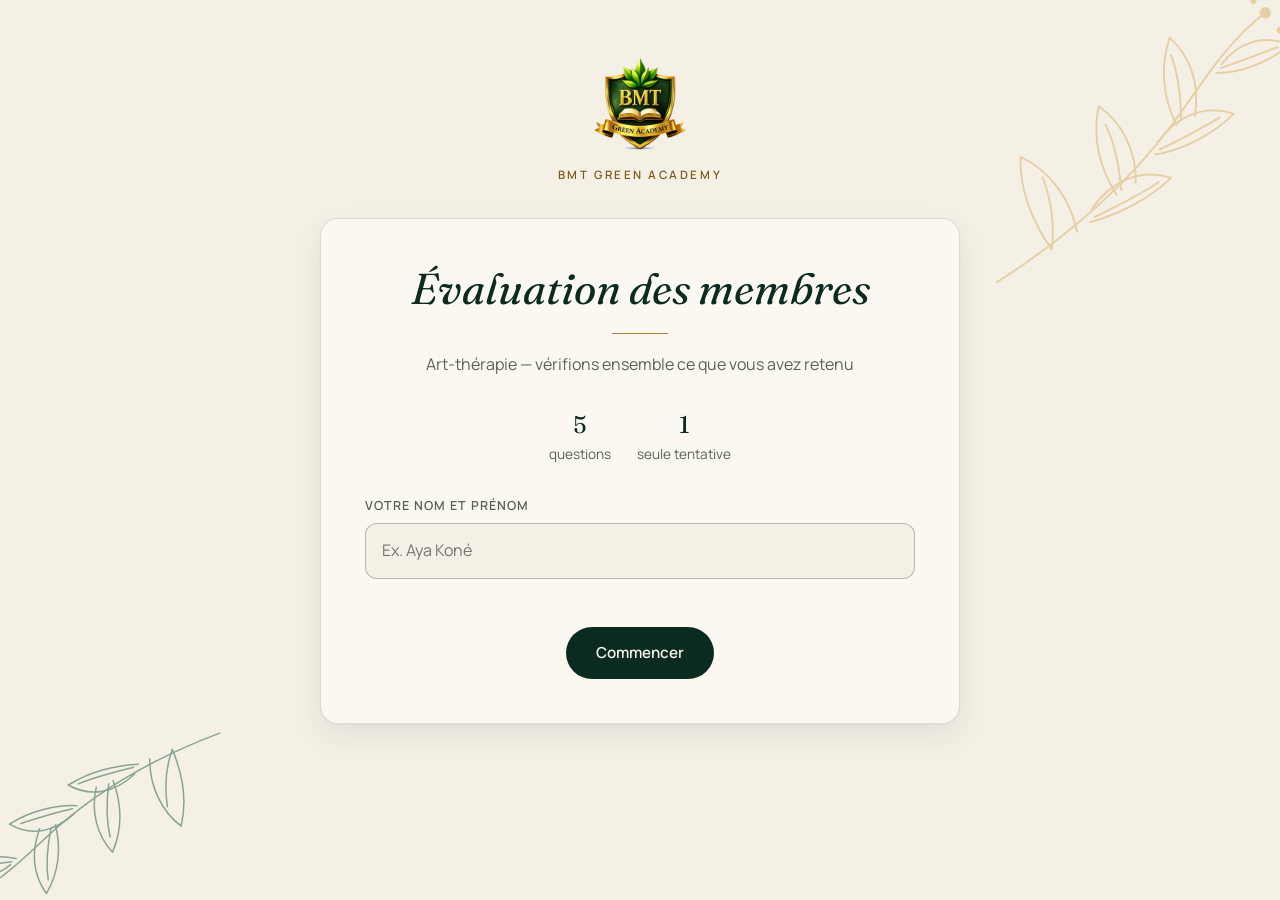
<file: index.html>
<!doctype html>
<html lang="fr">
<head>
<meta charset="utf-8">
<meta name="viewport" content="width=device-width,initial-scale=1">
<title>Questionnaire — BMT Green Academy</title>
<meta name="robots" content="noindex">
<meta name="theme-color" content="#0C2B20">
<link rel="icon" href="assets/img/logo-512.png">
<link rel="stylesheet" href="assets/css/style.css">
</head>
<body>
<main class="shell">
  <img class="leaf a" src="assets/img/feuillage-or.svg" alt="">
  <img class="leaf b" src="assets/img/feuillage-vert.svg" alt="">
  <div class="wrap">

    <header class="brand">
      <img src="assets/img/logo-512.png" alt="BMT Green Academy">
      <span class="eyebrow">BMT Green Academy</span>
    </header>

    <!-- 1. Accueil -->
    <section id="s-welcome" class="card welcome fade">
      <h1 id="w-title">Évaluation des membres</h1>
      <hr class="rule">
      <p class="lead" id="w-sub"></p>
      <div class="facts">
        <div><b id="w-n">5</b>questions</div>
        <div><b>1</b>seule tentative</div>
      </div>
      <form id="f-start" novalidate>
        <div class="field">
          <label for="name">Votre nom et prénom</label>
          <input id="name" autocomplete="name" placeholder="Ex. Aya Koné" maxlength="80" required>
        </div>
        <p class="msg" id="w-msg" role="alert"></p>
        <button class="btn" type="submit">Commencer</button>
      </form>
    </section>

    <!-- 2. Question -->
    <section id="s-quiz" class="card" hidden>
      <div class="progress"><span id="p-txt">Question 1 sur 5</span><div class="bar"><i id="p-bar"></i></div></div>
      <div id="q-box" class="fade">
        <h2 class="q-title" id="q-title"></h2>
        <div class="opts" id="q-opts" role="group" aria-labelledby="q-title"></div>
      </div>
      <div class="nav"><button class="btn" id="b-next" disabled>Suivant</button></div>
    </section>

    <!-- 3. Résultat -->
    <section id="s-result" class="card score fade" hidden>
      <span class="eyebrow" id="r-name"></span>
      <div class="ring">
        <svg width="170" height="170" viewBox="0 0 170 170" aria-hidden="true">
          <circle cx="85" cy="85" r="74" fill="none" stroke="#EDE5D4" stroke-width="6"/>
          <circle id="r-arc" cx="85" cy="85" r="74" fill="none" stroke="#B08433" stroke-width="6" stroke-linecap="round" stroke-dasharray="465" stroke-dashoffset="465" style="transition:stroke-dashoffset 1.2s cubic-bezier(.2,.7,.2,1)"/>
        </svg>
        <div class="num"><div><span id="r-score">0</span><small id="r-total"></small></div></div>
      </div>
      <h2 id="r-title"></h2>
      <p style="color:var(--muted)" id="r-msg"></p>
      <div class="corr"><h3>Votre correction</h3><div id="r-corr"></div></div>
    </section>

  </div>
</main>

<script src="assets/js/questions.js"></script>
<script src="assets/js/store.js"></script>
<script>
(async function(){
  const $ = (id) => document.getElementById(id);
  const L = ["A","B","C","D","E","F"];
  const esc = (s) => String(s).replace(/[&<>"]/g, c => ({"&":"&amp;","<":"&lt;",">":"&gt;",'"':"&quot;"}[c]));
  const quiz = await BMT_STORE.getQuiz();
  const Q = quiz.questions;
  let name = "", i = 0, answers = [];

  $("w-title").textContent = quiz.title;
  $("w-sub").textContent = quiz.subtitle;
  $("w-n").textContent = Q.length;

  $("f-start").addEventListener("submit", async (e) => {
    e.preventDefault();
    const v = $("name").value.trim();
    if (v.length < 3 || !v.includes(" ")) { $("w-msg").textContent = "Merci d'indiquer votre nom et votre prénom."; return; }
    if (await BMT_STORE.hasAttempted(v)) { $("w-msg").textContent = "Ce nom a déjà complété le questionnaire. Une seule tentative est autorisée."; return; }
    name = v; $("s-welcome").hidden = true; $("s-quiz").hidden = false; show();
  });

  function show(){
    const q = Q[i];
    $("p-txt").textContent = "Question " + (i+1) + " sur " + Q.length;
    $("p-bar").style.width = (i / Q.length * 100) + "%";
    $("q-title").textContent = q.q;
    $("q-opts").innerHTML = q.options.map((o, k) =>
      '<button type="button" class="opt" data-k="'+k+'" aria-pressed="false"><span class="l">'+L[k]+'</span><span>'+esc(o)+'</span></button>').join("");
    $("b-next").disabled = true;
    $("b-next").textContent = i === Q.length - 1 ? "Terminer" : "Suivant";
    const box = $("q-box"); box.classList.remove("fade"); void box.offsetWidth; box.classList.add("fade");
  }

  $("q-opts").addEventListener("click", (e) => {
    const b = e.target.closest(".opt"); if (!b) return;
    answers[i] = +b.dataset.k;
    $("q-opts").querySelectorAll(".opt").forEach(x => x.setAttribute("aria-pressed", x === b ? "true" : "false"));
    $("b-next").disabled = false;
  });

  $("b-next").addEventListener("click", async () => {
    if (i < Q.length - 1) { i++; show(); return; }
    $("b-next").disabled = true;
    $("p-bar").style.width = "100%";
    const rec = await BMT_STORE.submit(name, answers);
    result(rec);
  });

  function result(rec){
    $("s-quiz").hidden = true; $("s-result").hidden = false;
    window.scrollTo({top:0});
    const pct = rec.score / rec.total;
    $("r-name").textContent = rec.name;
    $("r-score").textContent = rec.score;
    $("r-total").textContent = "sur " + rec.total;
    $("r-title").textContent = pct >= .8 ? "Magnifique travail" : pct >= .5 ? "Belle progression" : "Continuons ensemble";
    $("r-msg").textContent = pct >= .8 ? "Vous maîtrisez très bien les notions abordées." : pct >= .5 ? "Les bases sont là, quelques points à consolider." : "Relisez la correction ci-dessous, elle vous aidera à avancer.";
    requestAnimationFrame(() => setTimeout(() => { $("r-arc").style.strokeDashoffset = 465 * (1 - pct); }, 80));
    $("r-corr").innerHTML = Q.map((q, k) => {
      const ok = rec.answers[k] === q.answer;
      return '<div class="ci"><div class="qt">'+(k+1)+'. '+esc(q.q)+'</div><div class="ans">'
        + '<div><span class="tag '+(ok?'ok':'ko')+'">'+(ok?'Juste':'À revoir')+'</span>Votre réponse : '+esc(q.options[rec.answers[k]])+'</div>'
        + (ok ? '' : '<div><span class="tag ok">Réponse</span>'+esc(q.options[q.answer])+'</div>')
        + '</div>' + (q.explain ? '<p class="expl">'+esc(q.explain)+'</p>' : '') + '</div>';
    }).join("");
  }
})();
</script>
</body>
</html>
</file>
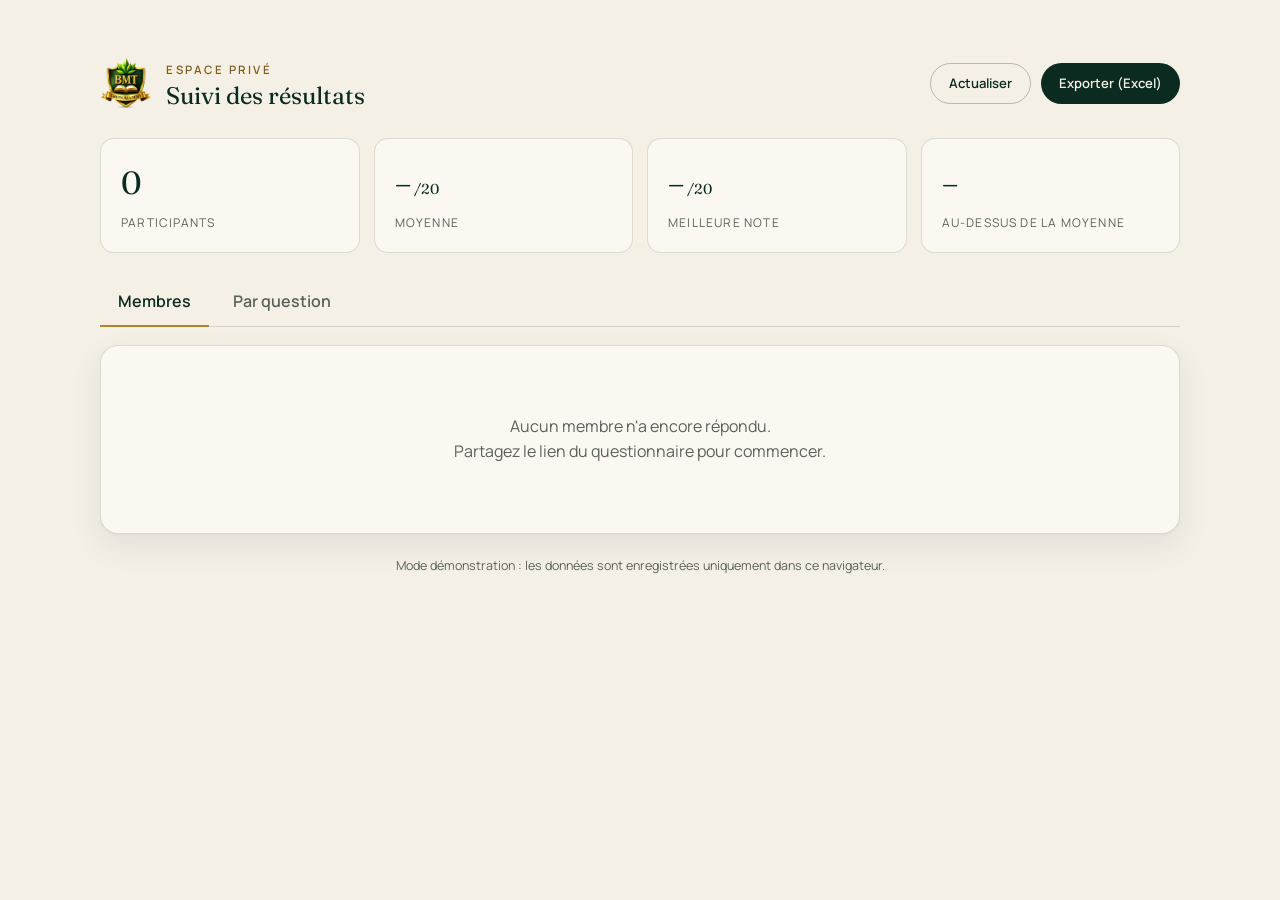
<file: admin.html>
<!doctype html>
<html lang="fr">
<head>
<meta charset="utf-8">
<meta name="viewport" content="width=device-width,initial-scale=1">
<title>Espace de suivi — BMT Green Academy</title>
<meta name="robots" content="noindex,nofollow">
<link rel="icon" href="assets/img/logo-512.png">
<link rel="stylesheet" href="assets/css/style.css">
</head>
<body>
<main class="shell">
  <div class="wrap wide">
    <header class="topbar">
      <div class="ttl"><img src="assets/img/logo-512.png" alt="BMT Green Academy"><div><span class="eyebrow">Espace privé</span><h1>Suivi des résultats</h1></div></div>
      <div style="display:flex;gap:10px;flex-wrap:wrap">
        <button class="btn ghost small" id="b-refresh">Actualiser</button>
        <button class="btn small" id="b-csv">Exporter (Excel)</button>
      </div>
    </header>

    <div class="stats" id="stats"></div>

    <div id="v-main">
      <div class="tabs" role="tablist">
        <button class="tab" role="tab" aria-selected="true" data-t="members">Membres</button>
        <button class="tab" role="tab" aria-selected="false" data-t="questions">Par question</button>
      </div>
      <div class="card" style="padding:clamp(14px,3vw,28px)">
        <div id="t-members" class="scroll"></div>
        <div id="t-questions" hidden></div>
      </div>
    </div>

    <div id="v-detail" hidden>
      <button class="back" id="b-back">← Retour à la liste</button>
      <div class="card" id="detail"></div>
    </div>

    <p class="note" id="note"></p>
  </div>
</main>

<script src="assets/js/questions.js"></script>
<script src="assets/js/store.js"></script>
<script>
(async function(){
  const $ = (id) => document.getElementById(id);
  const L = ["A","B","C","D","E","F"];
  const esc = (s) => String(s).replace(/[&<>"]/g, c => ({"&":"&amp;","<":"&lt;",">":"&gt;",'"':"&quot;"}[c]));
  const quiz = await BMT_STORE.getQuiz(); const Q = quiz.questions;
  let data = [];
  const cls = (a) => { const p = a.score / a.total; return p >= .8 ? "hi" : p >= .5 ? "mid" : "lo"; };
  const fmt = (d) => new Date(d).toLocaleString("fr-FR", {day:"2-digit",month:"short",year:"numeric",hour:"2-digit",minute:"2-digit"});

  async function load(){
    data = await BMT_STORE.listAttempts();
    renderStats(); renderMembers(); renderQuestions();
    $("note").textContent = BMT_STORE.mode === "demo" ? "Mode démonstration : les données sont enregistrées uniquement dans ce navigateur." : "";
  }

  function renderStats(){
    const n = data.length;
    const avg = n ? data.reduce((s,a) => s + a.score / a.total, 0) / n * 20 : 0;
    const best = n ? Math.max(...data.map(a => a.score / a.total)) * 20 : 0;
    const pass = n ? Math.round(data.filter(a => a.score / a.total >= .5).length / n * 100) : 0;
    $("stats").innerHTML =
      '<div class="stat"><b>'+n+'</b><span>Participants</span></div>' +
      '<div class="stat"><b>'+(n?avg.toFixed(1):"–")+'<small style="font-size:.9rem"> /20</small></b><span>Moyenne</span></div>' +
      '<div class="stat"><b>'+(n?best.toFixed(1):"–")+'<small style="font-size:.9rem"> /20</small></b><span>Meilleure note</span></div>' +
      '<div class="stat"><b>'+(n?pass+" %":"–")+'</b><span>Au-dessus de la moyenne</span></div>';
  }

  function renderMembers(){
    if (!data.length) { $("t-members").innerHTML = '<p class="empty">Aucun membre n\'a encore répondu.<br>Partagez le lien du questionnaire pour commencer.</p>'; return; }
    $("t-members").innerHTML = '<table><thead><tr><th>Membre</th><th>Score</th><th>Note /20</th><th>Date</th></tr></thead><tbody>' +
      data.map((a,k) => '<tr class="row" data-k="'+k+'"><td>'+esc(a.name)+'</td><td><span class="pill '+cls(a)+'">'+a.score+' / '+a.total+'</span></td><td>'+(a.score/a.total*20).toFixed(1)+'</td><td>'+fmt(a.at)+'</td></tr>').join("") +
      '</tbody></table>';
  }

  function renderQuestions(){
    if (!data.length) { $("t-questions").innerHTML = '<p class="empty">Les statistiques apparaîtront dès les premières réponses.</p>'; return; }
    $("t-questions").innerHTML = Q.map((q,k) => {
      const counts = q.options.map((_, j) => data.filter(a => a.answers[k] === j).length);
      const okPct = Math.round(counts[q.answer] / data.length * 100);
      return '<div class="qstat"><div class="qt">'+(k+1)+'. '+esc(q.q)+' <span class="pill '+(okPct>=70?'hi':okPct>=40?'mid':'lo')+'" style="margin-left:6px">'+okPct+' % de réussite</span></div>' +
        q.options.map((o,j) => '<div class="dist'+(j===q.answer?' right':'')+'"><span>'+L[j]+'. '+esc(o)+(j===q.answer?' ✓':'')+'</span><div class="tr"><i style="width:'+(counts[j]/data.length*100)+'%"></i></div><span>'+counts[j]+'</span></div>').join("") + '</div>';
    }).join("");
  }

  function detail(a){
    $("v-main").hidden = true; $("v-detail").hidden = false;
    $("detail").innerHTML = '<span class="eyebrow">'+fmt(a.at)+'</span><h2 style="font-size:1.7rem;margin:6px 0 4px">'+esc(a.name)+'</h2>' +
      '<p style="margin-bottom:8px"><span class="pill '+cls(a)+'">'+a.score+' / '+a.total+'</span> <span style="color:var(--muted);margin-left:8px">soit '+(a.score/a.total*20).toFixed(1)+' / 20</span></p>' +
      Q.map((q,k) => { const ok = a.answers[k] === q.answer;
        return '<div class="ci"><div class="qt">'+(k+1)+'. '+esc(q.q)+'</div><div class="ans"><div><span class="tag '+(ok?'ok':'ko')+'">'+(ok?'Juste':'Faux')+'</span>'+L[a.answers[k]]+'. '+esc(q.options[a.answers[k]])+'</div>' +
          (ok ? '' : '<div><span class="tag ok">Attendu</span>'+L[q.answer]+'. '+esc(q.options[q.answer])+'</div>') + '</div></div>'; }).join("");
    window.scrollTo({top:0});
  }

  $("t-members").addEventListener("click", (e) => { const r = e.target.closest(".row"); if (r) detail(data[+r.dataset.k]); });
  $("b-back").addEventListener("click", () => { $("v-detail").hidden = true; $("v-main").hidden = false; });
  $("b-refresh").addEventListener("click", load);
  document.querySelectorAll(".tab").forEach(t => t.addEventListener("click", () => {
    document.querySelectorAll(".tab").forEach(x => x.setAttribute("aria-selected", x === t ? "true" : "false"));
    $("t-members").hidden = t.dataset.t !== "members"; $("t-questions").hidden = t.dataset.t !== "questions";
  }));

  $("b-csv").addEventListener("click", () => {
    const head = ["Nom","Score","Total","Note /20","Date"].concat(Q.map((_,k) => "Q"+(k+1)));
    const rows = data.map(a => [a.name, a.score, a.total, (a.score/a.total*20).toFixed(1), fmt(a.at)].concat(a.answers.map((r,k) => L[r] + (r === Q[k].answer ? " ✓" : " ✗"))));
    const csv = [head].concat(rows).map(r => r.map(c => '"' + String(c).replace(/"/g,'""') + '"').join(";")).join("\r\n");
    const url = URL.createObjectURL(new Blob(["\uFEFF" + csv], {type:"text/csv;charset=utf-8"}));
    const a = document.createElement("a"); a.href = url; a.download = "resultats-bmt.csv"; a.click(); URL.revokeObjectURL(url);
  });

  load();
})();
</script>
</body>
</html>
</file>
<file: assets/css/style.css>
@font-face{font-family:'Fraunces';font-style:normal;font-weight:300 600;font-display:swap;src:url("../fonts/fraunces.woff2") format("woff2")}
@font-face{font-family:'Fraunces';font-style:italic;font-weight:300 600;font-display:swap;src:url("../fonts/fraunces-italic.woff2") format("woff2")}
@font-face{font-family:'Manrope';font-style:normal;font-weight:400 700;font-display:swap;src:url("../fonts/manrope.woff2") format("woff2")}

:root{
  --ivory:#F5F0E6;--paper:#FBF8F2;--sand:#EDE5D4;--sand-dark:#D8CDB6;
  --forest:#0C2B20;--forest-2:#123D2E;--green:#1F5A43;
  --ink:#18201B;--muted:#5A6159;
  --gold:#B08433;--gold-text:#7E5C1D;--gold-light:#D9B56E;
  --coral:#9C4A33;
  --line:rgba(12,43,32,.14);--line-strong:rgba(12,43,32,.28);
  --shadow:0 1px 2px rgba(12,43,32,.04),0 12px 32px rgba(12,43,32,.08);
  --serif:'Fraunces',Georgia,serif;--sans:'Manrope',system-ui,sans-serif;
}
*{box-sizing:border-box;margin:0;padding:0}
html{-webkit-text-size-adjust:100%}
body{font-family:var(--sans);background:var(--ivory);color:var(--ink);line-height:1.6;min-height:100vh;min-height:100dvh;display:flex;flex-direction:column}
h1,h2,h3{font-family:var(--serif);font-weight:400;color:var(--forest);line-height:1.2}
button,input{font:inherit;color:inherit}
:focus-visible{outline:2px solid var(--gold);outline-offset:3px}
[hidden]{display:none!important}

/* ---------- mise en page ---------- */
.shell{flex:1;display:flex;flex-direction:column;align-items:center;padding:clamp(20px,5vw,56px) 20px;position:relative;overflow:hidden}
.wrap{width:100%;max-width:640px;position:relative;z-index:1}
.wrap.wide{max-width:1080px}
.leaf{position:absolute;pointer-events:none;opacity:.55;z-index:0}
.leaf.a{width:min(46vw,380px);right:-60px;top:-40px;transform:rotate(8deg)}
.leaf.b{width:min(38vw,300px);left:-70px;bottom:-60px;transform:rotate(200deg);opacity:.5}
.brand{display:flex;flex-direction:column;align-items:center;text-align:center;gap:14px;margin-bottom:34px}
.brand img{width:96px;height:auto}
.eyebrow{font-size:.72rem;letter-spacing:.22em;text-transform:uppercase;color:var(--gold-text);font-weight:600}
.rule{width:56px;height:1px;background:var(--gold);margin:18px auto;border:0}

/* ---------- cartes & boutons ---------- */
.card{background:var(--paper);border:1px solid var(--line);border-radius:18px;box-shadow:var(--shadow);padding:clamp(24px,5vw,44px)}
.btn{display:inline-flex;align-items:center;justify-content:center;gap:10px;background:var(--forest);color:var(--ivory);border:0;border-radius:999px;padding:14px 30px;font-weight:600;font-size:.95rem;cursor:pointer;transition:background .25s,transform .25s}
.btn:hover{background:var(--forest-2);transform:translateY(-1px)}
.btn:disabled{opacity:.4;cursor:not-allowed;transform:none}
.btn.ghost{background:transparent;color:var(--forest);border:1px solid var(--line-strong)}
.btn.ghost:hover{background:var(--sand)}
.btn.small{padding:9px 18px;font-size:.82rem}
.field{display:flex;flex-direction:column;gap:7px;margin-bottom:20px;text-align:left}
.field label{font-size:.78rem;letter-spacing:.08em;text-transform:uppercase;color:var(--muted);font-weight:600}
.field input{background:var(--ivory);border:1px solid var(--line-strong);border-radius:12px;padding:14px 16px;font-size:1rem;transition:border-color .2s,box-shadow .2s}
.field input:focus{outline:0;border-color:var(--gold);box-shadow:0 0 0 3px rgba(176,132,51,.18)}
.msg{font-size:.88rem;color:var(--coral);min-height:1.3em;margin-bottom:10px}

/* ---------- accueil ---------- */
.welcome{text-align:center}
.welcome h1{font-size:clamp(1.9rem,6vw,2.7rem);font-style:italic;margin-bottom:12px}
.welcome p.lead{color:var(--muted);max-width:44ch;margin:0 auto 28px}
.facts{display:flex;justify-content:center;gap:26px;flex-wrap:wrap;margin:6px 0 30px;font-size:.85rem;color:var(--muted)}
.facts b{display:block;font-family:var(--serif);font-size:1.5rem;font-weight:400;color:var(--forest)}

/* ---------- question ---------- */
.progress{display:flex;align-items:center;gap:14px;margin-bottom:26px;font-size:.82rem;color:var(--muted)}
.bar{flex:1;height:2px;background:var(--sand-dark);border-radius:2px;overflow:hidden}
.bar i{display:block;height:100%;background:var(--gold);width:0;transition:width .5s cubic-bezier(.2,.7,.2,1)}
.q-title{font-size:clamp(1.35rem,4.2vw,1.9rem);margin-bottom:26px}
.opts{display:grid;gap:12px;margin-bottom:28px}
.opt{display:flex;align-items:center;gap:16px;text-align:left;width:100%;background:var(--ivory);border:1px solid var(--line-strong);border-radius:14px;padding:16px 18px;cursor:pointer;transition:border-color .2s,background .2s,transform .2s}
.opt:hover{border-color:var(--gold);transform:translateX(3px)}
.opt .l{flex:none;width:34px;height:34px;border-radius:50%;border:1px solid var(--gold);display:grid;place-items:center;font-family:var(--serif);color:var(--gold-text);font-size:.95rem;transition:background .2s,color .2s}
.opt[aria-pressed="true"]{background:var(--forest);border-color:var(--forest);color:var(--ivory)}
.opt[aria-pressed="true"] .l{background:var(--gold-light);border-color:var(--gold-light);color:var(--forest)}
.nav{display:flex;justify-content:flex-end}
.fade{animation:fade .5s ease both}
@keyframes fade{from{opacity:0;transform:translateY(8px)}to{opacity:1;transform:none}}
@media (prefers-reduced-motion:reduce){.fade{animation:none}.bar i,.btn,.opt{transition:none}}

/* ---------- résultat ---------- */
.score{text-align:center}
.ring{width:170px;height:170px;margin:6px auto 18px;position:relative}
.ring svg{transform:rotate(-90deg)}
.ring .num{position:absolute;inset:0;display:grid;place-items:center;font-family:var(--serif);font-size:2.6rem;color:var(--forest)}
.ring .num small{display:block;font-size:.8rem;font-family:var(--sans);color:var(--muted);text-align:center;margin-top:-6px}
.score h2{font-style:italic;font-size:1.7rem;margin-bottom:8px}
.corr{margin-top:34px;text-align:left}
.corr h3{font-size:1.15rem;margin-bottom:14px}
.ci{border-top:1px solid var(--line);padding:18px 0}
.ci .qt{font-family:var(--serif);font-size:1.05rem;color:var(--forest);margin-bottom:10px}
.ci .ans{font-size:.9rem;display:flex;flex-direction:column;gap:6px}
.tag{display:inline-block;font-size:.68rem;letter-spacing:.1em;text-transform:uppercase;font-weight:700;padding:2px 9px;border-radius:99px;margin-right:8px}
.tag.ok{background:rgba(31,90,67,.14);color:var(--green)}
.tag.ko{background:rgba(156,74,51,.14);color:var(--coral)}
.expl{margin-top:8px;font-size:.88rem;color:var(--muted);font-style:italic}

/* ---------- admin ---------- */
.topbar{display:flex;align-items:center;justify-content:space-between;gap:16px;flex-wrap:wrap;margin-bottom:28px}
.topbar .ttl{display:flex;align-items:center;gap:14px}
.topbar img{width:52px}
.topbar h1{font-size:1.5rem}
.stats{display:grid;grid-template-columns:repeat(auto-fit,minmax(150px,1fr));gap:14px;margin-bottom:26px}
.stat{background:var(--paper);border:1px solid var(--line);border-radius:14px;padding:18px 20px}
.stat b{display:block;font-family:var(--serif);font-weight:400;font-size:2rem;color:var(--forest)}
.stat span{font-size:.75rem;letter-spacing:.1em;text-transform:uppercase;color:var(--muted)}
.tabs{display:flex;gap:6px;margin-bottom:18px;border-bottom:1px solid var(--line)}
.tab{background:none;border:0;padding:10px 18px;cursor:pointer;font-weight:600;color:var(--muted);border-bottom:2px solid transparent;margin-bottom:-1px}
.tab[aria-selected="true"]{color:var(--forest);border-color:var(--gold)}
table{width:100%;border-collapse:collapse;font-size:.92rem}
th{text-align:left;font-size:.72rem;letter-spacing:.12em;text-transform:uppercase;color:var(--muted);padding:10px 12px;border-bottom:1px solid var(--line-strong)}
td{padding:13px 12px;border-bottom:1px solid var(--line)}
tr.row{cursor:pointer}
tr.row:hover td{background:var(--sand)}
.pill{display:inline-block;min-width:54px;text-align:center;padding:3px 12px;border-radius:99px;font-weight:700;font-size:.85rem}
.pill.hi{background:rgba(31,90,67,.14);color:var(--green)}
.pill.mid{background:rgba(176,132,51,.18);color:var(--gold-text)}
.pill.lo{background:rgba(156,74,51,.14);color:var(--coral)}
.scroll{overflow-x:auto}
.back{background:none;border:0;cursor:pointer;color:var(--gold-text);font-weight:600;margin-bottom:16px}
.qstat{padding:16px 0;border-bottom:1px solid var(--line)}
.qstat .qt{font-family:var(--serif);color:var(--forest);margin-bottom:10px}
.dist{display:grid;grid-template-columns:minmax(120px,38%) 1fr 46px;gap:10px;align-items:center;font-size:.85rem;margin:5px 0}
.dist .tr{height:8px;background:var(--sand);border-radius:8px;overflow:hidden}
.dist .tr i{display:block;height:100%;background:var(--sand-dark)}
.dist.right .tr i{background:var(--green)}
.empty{text-align:center;color:var(--muted);padding:40px 0}
.note{font-size:.78rem;color:var(--muted);margin-top:22px;text-align:center}
@media (max-width:560px){.dist{grid-template-columns:1fr 46px}.dist .tr{grid-column:1/-1;order:3}}
</file>
